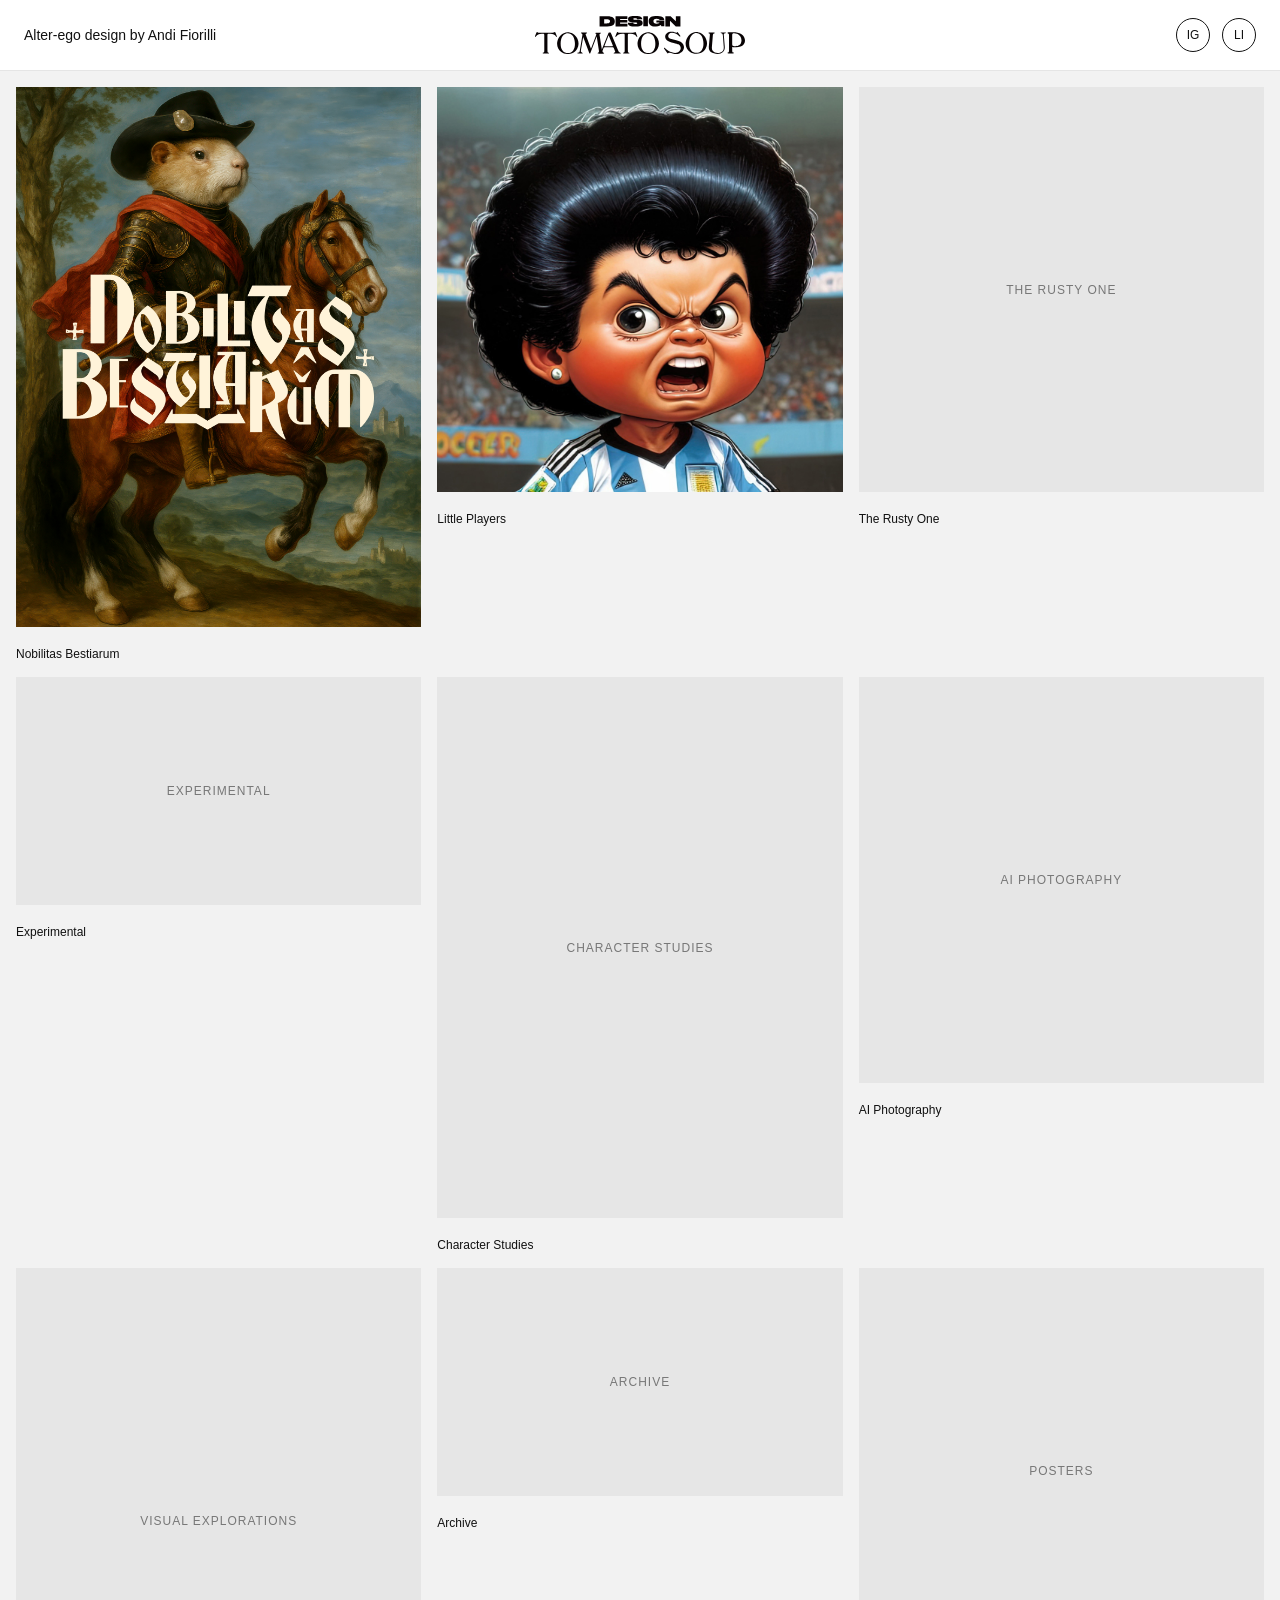
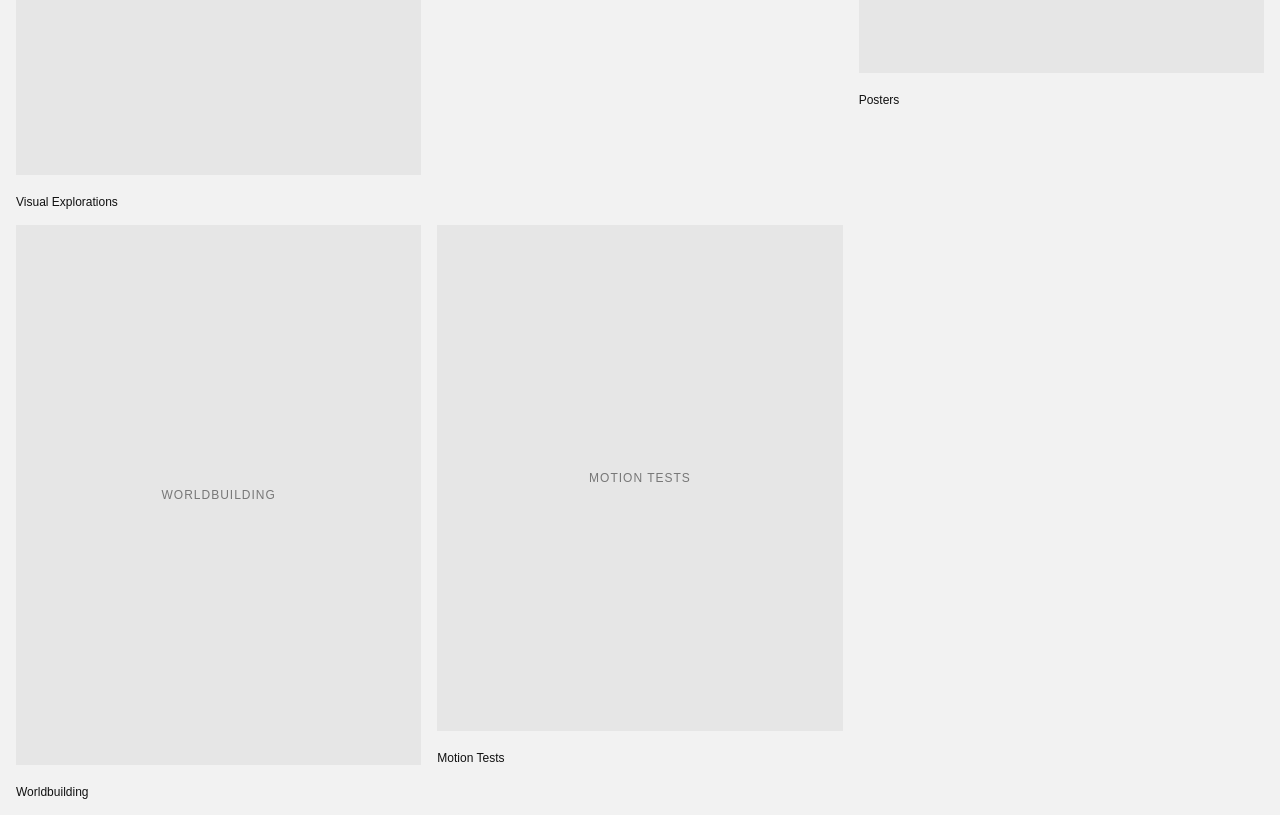
<file: index.html>
<!DOCTYPE html>
<html lang="en">
<head>
<meta charset="UTF-8">
<meta name="viewport" content="width=device-width, initial-scale=1.0">

<title>Andi Fiorilli — Art Direction & AI Visual Design</title>
<meta name="description" content="Andi Fiorilli / Andres Fiorilli, art director and graphic designer, AI imagery, worldbuilding and creative direction.">
<link rel="stylesheet" href="style.css">    

</head>

<body>

<header class="header">

    <div class="name">
        Alter-ego design by 
        <a href="https://www.instagram.com/andifiorilli/" target="_blank" rel="noopener noreferrer">
            Andi Fiorilli
        </a>
    </div>

    <div class="logo">
        <a href="index.html">
            <img src="logo-DTS.svg" alt="Design Tomato Soup">
        </a>
    </div>

    <nav class="links">
        <a href="https://instagram.com/designtomatosoup" target="_blank" rel="noopener noreferrer">IG</a>
        <a href="https://www.linkedin.com/in/andresfiorilli/" target="_blank" rel="noopener noreferrer">LI</a>
    </nav>

</header>

<section class="gallery">

<a href="nb.html" class="project">
    <div class="thumb vertical">
        <img src="images/nb/cover.jpg" alt="Nobilitas Bestiarum">
    </div>
    <div class="project-title">Nobilitas Bestiarum</div>
</a>

<a href="little-players.html" class="project">
    <div class="thumb square">
        <img src="images/little-players/cover.jpg" alt="Little Players">
    </div>
    <div class="project-title">Little Players</div>
</a>

<a href="rusty-one.html" class="project">
    <div class="thumb square">
        <div class="placeholder">THE RUSTY ONE</div>
    </div>
    <div class="project-title">The Rusty One</div>
</a>

<a href="experimental.html" class="project">
    <div class="thumb hero">
        <div class="placeholder">EXPERIMENTAL</div>
    </div>
    <div class="project-title">Experimental</div>
</a>

<a href="#" class="project">
    <div class="thumb tall">
        <div class="placeholder">CHARACTER STUDIES</div>
    </div>
    <div class="project-title">Character Studies</div>
</a>

<a href="#" class="project">
    <div class="thumb square">
        <div class="placeholder">AI PHOTOGRAPHY</div>
    </div>
    <div class="project-title">AI Photography</div>
</a>

<a href="#" class="project">
    <div class="thumb vertical">
        <div class="placeholder">VISUAL EXPLORATIONS</div>
    </div>
    <div class="project-title">Visual Explorations</div>
</a>

<a href="#" class="project">
    <div class="thumb hero">
        <div class="placeholder">ARCHIVE</div>
    </div>
    <div class="project-title">Archive</div>
</a>

<a href="#" class="project">
    <div class="thumb square">
        <div class="placeholder">POSTERS</div>
    </div>
    <div class="project-title">Posters</div>
</a>

<a href="#" class="project">
    <div class="thumb tall">
        <div class="placeholder">WORLDBUILDING</div>
    </div>
    <div class="project-title">Worldbuilding</div>
</a>

<a href="#" class="project">
    <div class="thumb vertical">
        <div class="placeholder">MOTION TESTS</div>
    </div>
    <div class="project-title">Motion Tests</div>
</a>

</section>

</body>
</html>
</file>
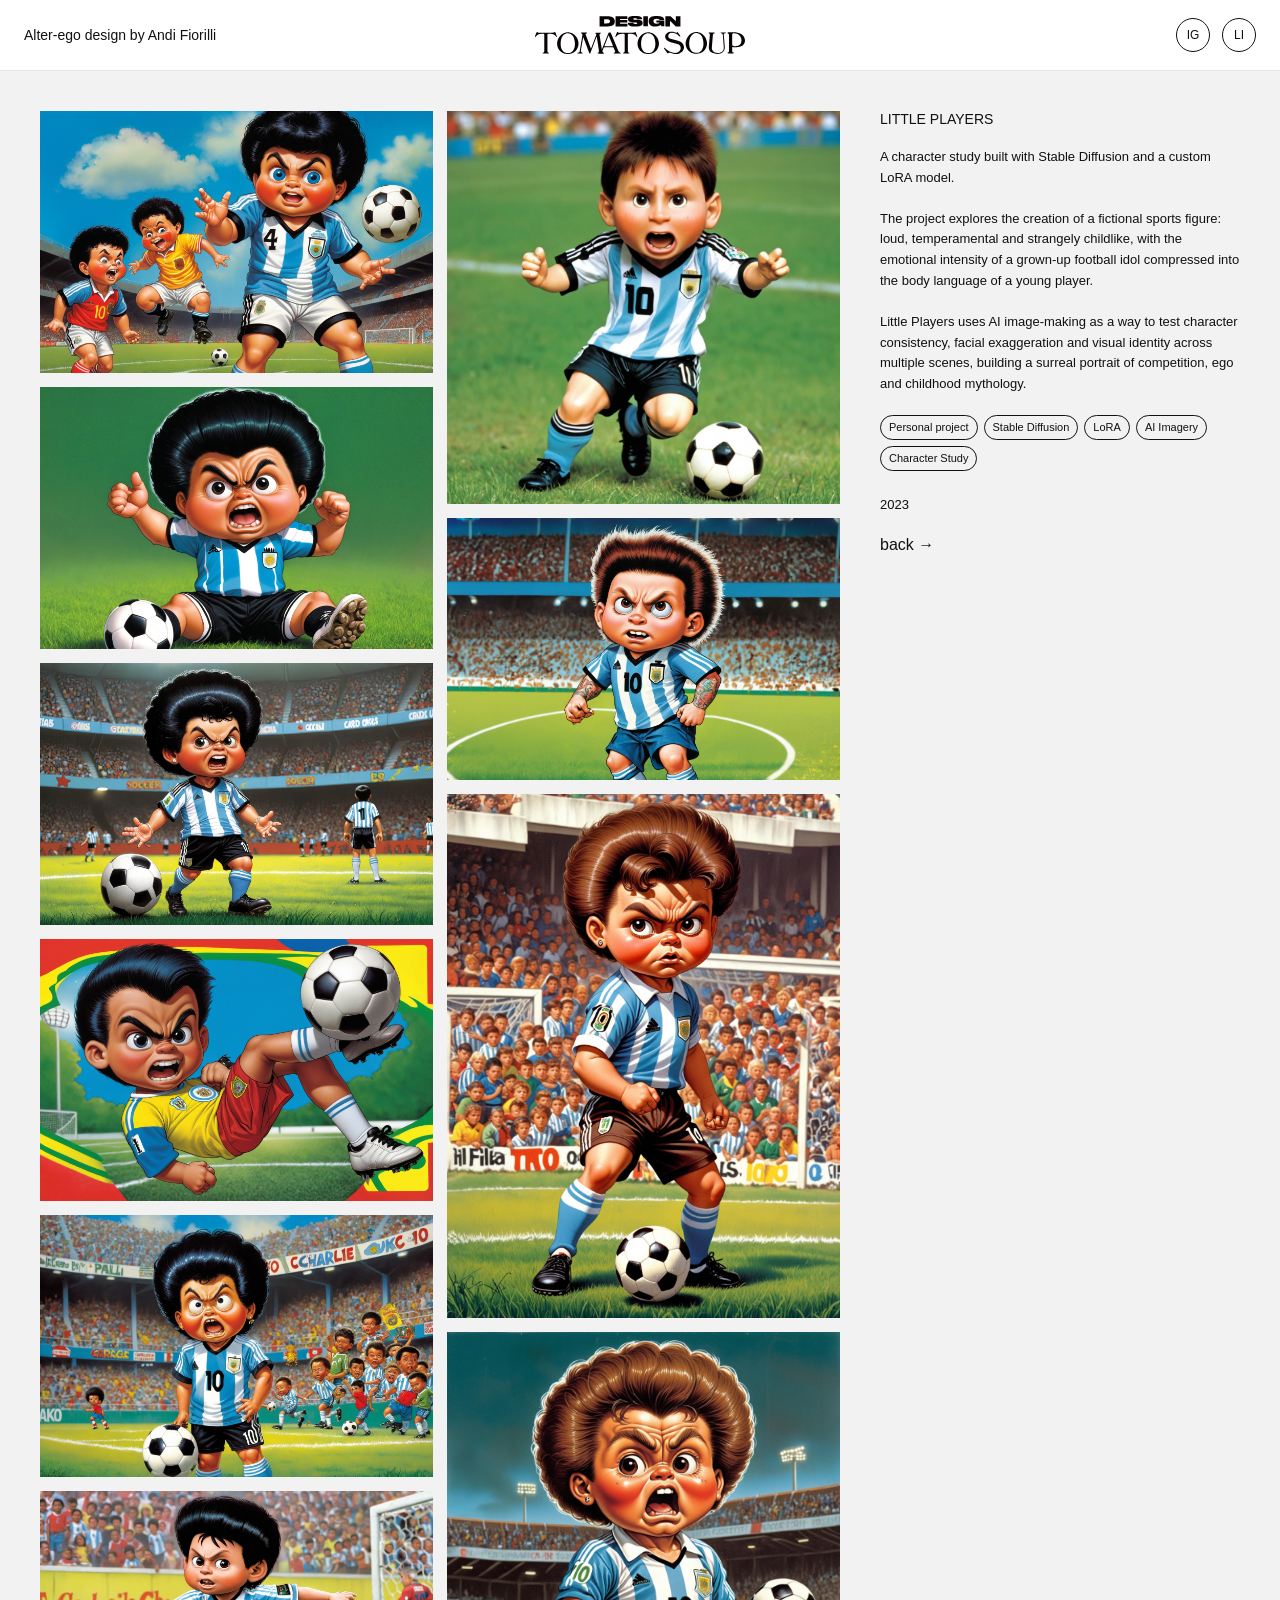
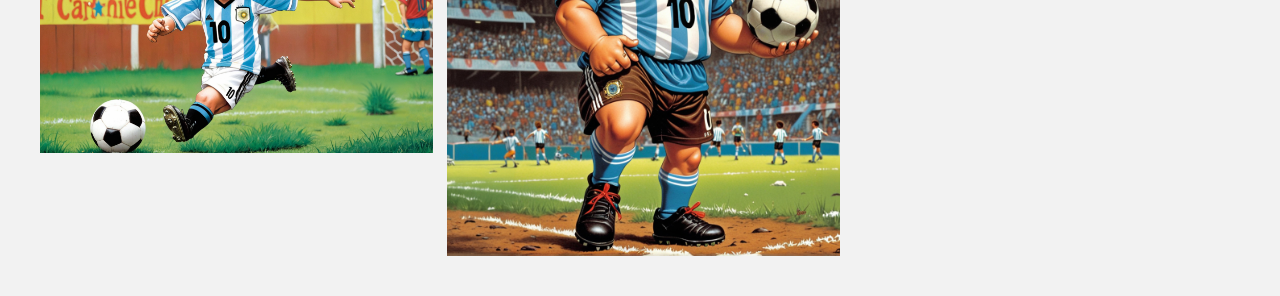
<file: little-players.html>
<!DOCTYPE html>
<html lang="en">

<head>
<meta charset="UTF-8">
<meta name="viewport" content="width=device-width, initial-scale=1.0">

<title>Little Players — Andi Fiorilli</title>
<meta name="description" content="Little Players, a visual project by Andi Fiorilli / Andres Fiorilli.">

<link rel="stylesheet" href="style.css">
</head>

<body>

<header class="header">

    <div class="name">
        Alter-ego design by 
        <a href="https://www.instagram.com/andifiorilli/" target="_blank" rel="noopener noreferrer">
            Andi Fiorilli
        </a>
    </div>

    <div class="logo">
        <a href="index.html">
            <img src="logo-DTS.svg" alt="Design Tomato Soup">
        </a>
    </div>

    <nav class="links">
        <a href="https://instagram.com/designtomatosoup" target="_blank" rel="noopener noreferrer">IG</a>
        <a href="https://www.linkedin.com/in/andresfiorilli/" target="_blank" rel="noopener noreferrer">LI</a>
    </nav>

</header>

<div class="project-page">

<div class="project-gallery">

    <img src="images/little-players/01.jpg" alt="Little Players">
    <img src="images/little-players/02.jpg" alt="Little Players">
    <img src="images/little-players/03.jpg" alt="Little Players">
    <img src="images/little-players/04.jpg" alt="Little Players">
    <img src="images/little-players/05.jpg" alt="Little Players">
    <img src="images/little-players/06.jpg" alt="Little Players">
    <img src="images/little-players/07.jpg" alt="Little Players">
    <img src="images/little-players/08.jpg" alt="Little Players">
    <img src="images/little-players/09.jpg" alt="Little Players">
    <img src="images/little-players/010.jpg" alt="Little Players">

</div>
    
<aside class="project-info">

    <h1>Little Players</h1>

    <p>
        A character study built with Stable Diffusion and a custom LoRA model.
    </p>

    <p>
        The project explores the creation of a fictional sports figure:
        loud, temperamental and strangely childlike, with the emotional
        intensity of a grown-up football idol compressed into the body
        language of a young player.
    </p>

    <p>
        Little Players uses AI image-making as a way to test character
        consistency, facial exaggeration and visual identity across multiple
        scenes, building a surreal portrait of competition, ego and childhood
        mythology.
    </p>

    <div class="project-tags">
        <span>Personal project</span>
        <span>Stable Diffusion</span>
        <span>LoRA</span>
        <span>AI Imagery</span>
        <span>Character Study</span>
    </div>

    <p class="project-year">
        2023
    </p>

    <a href="index.html" class="back">
        back →
    </a>

</aside>

</div>

</body>
</html>
</file>
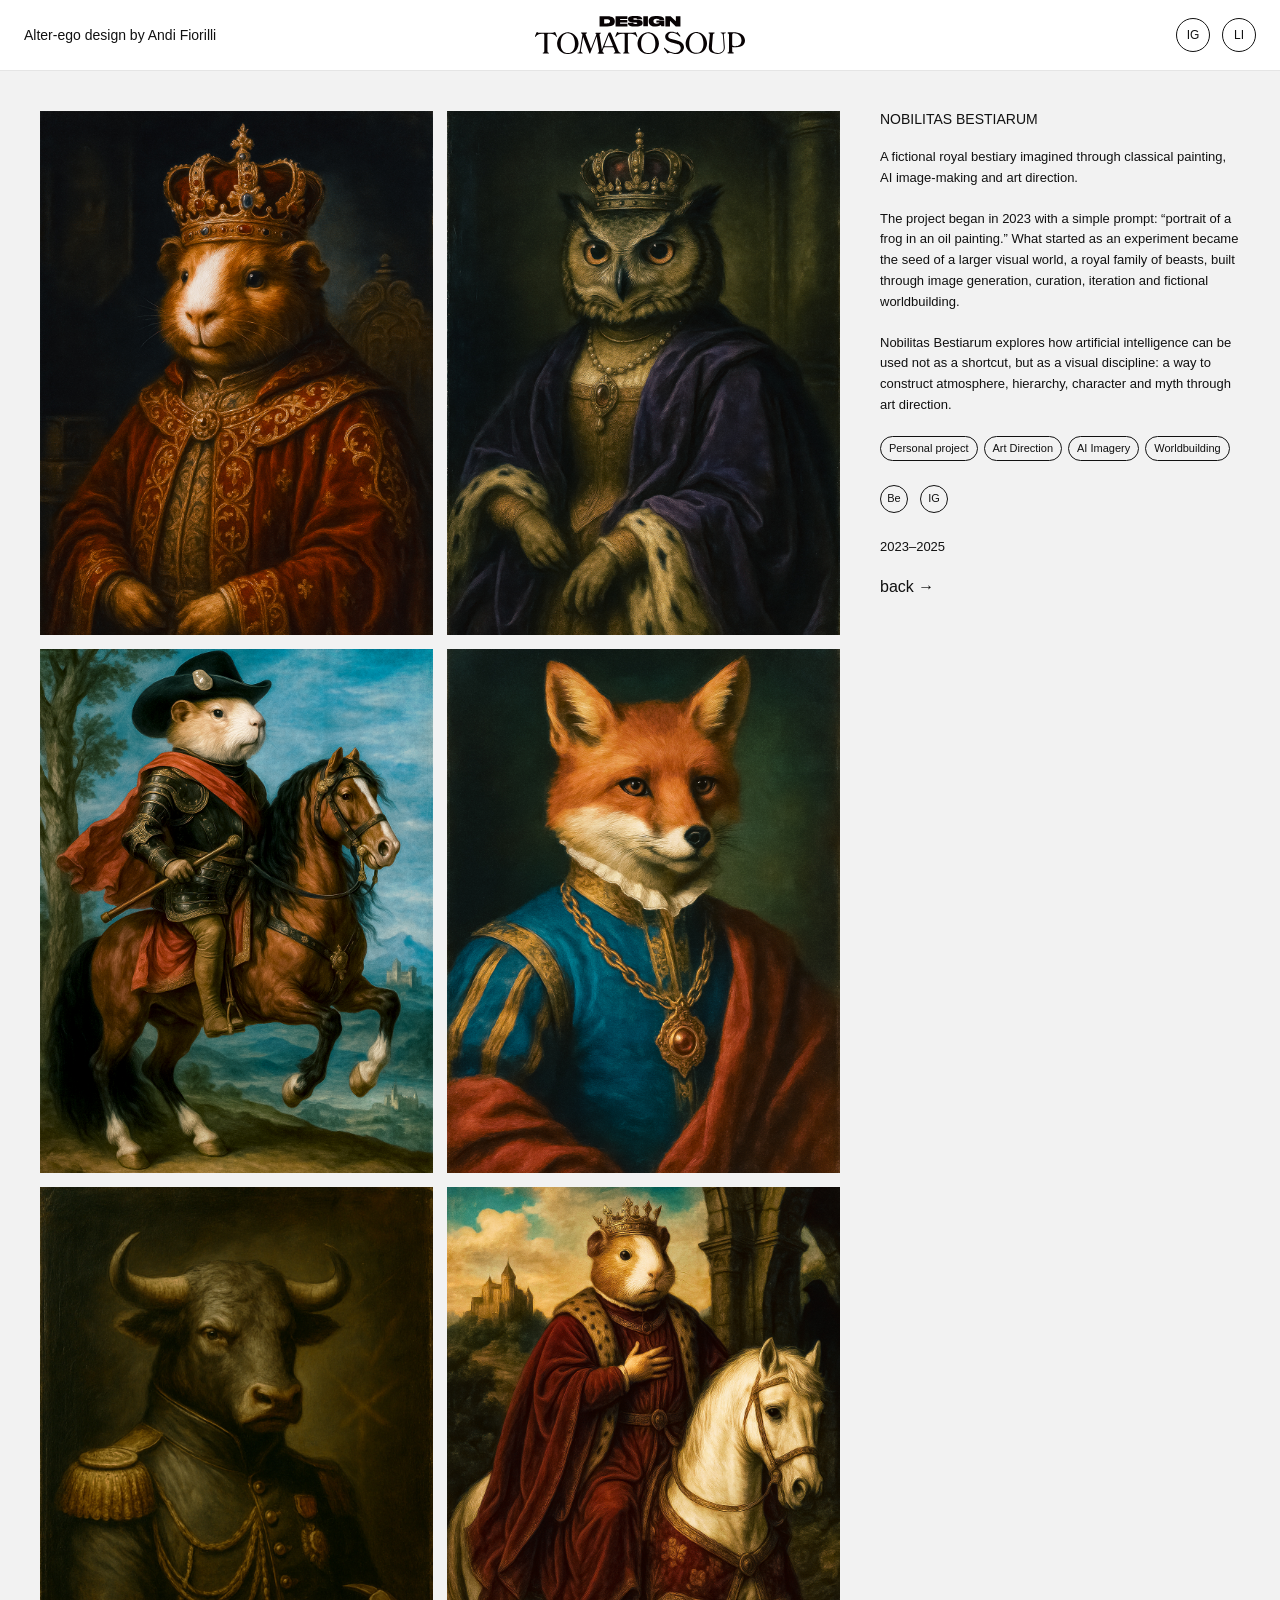
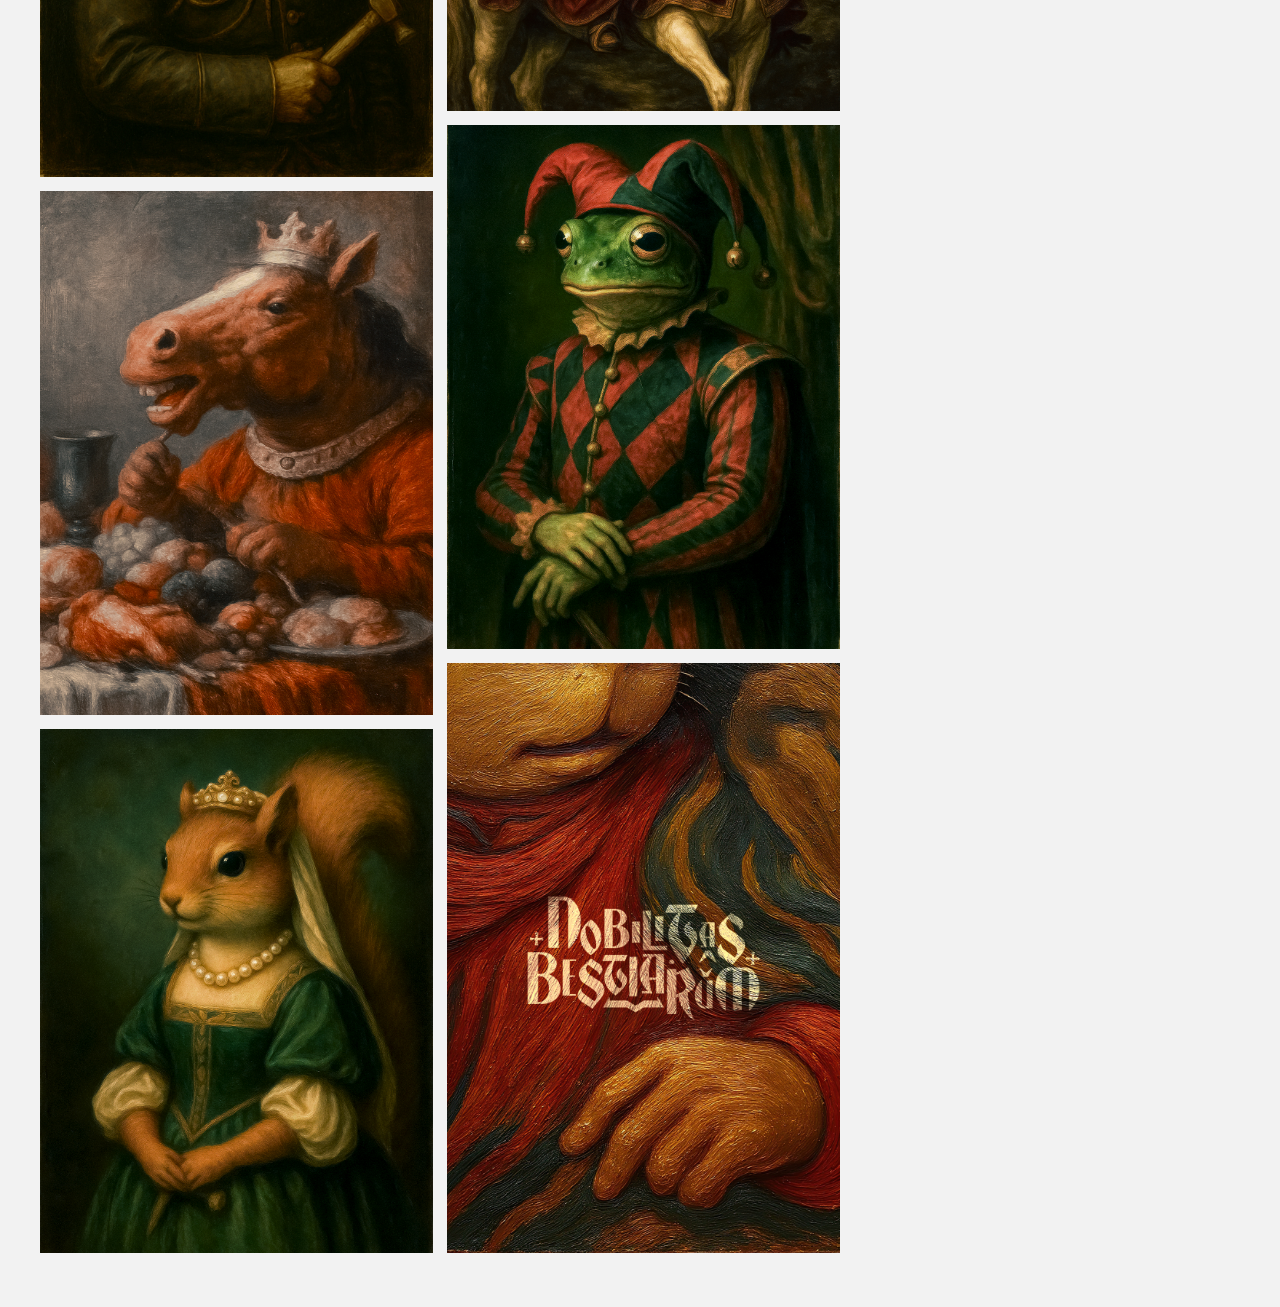
<file: nb.html>
<!DOCTYPE html>
<html lang="en">

<head>
<meta charset="UTF-8">
<meta name="viewport" content="width=device-width, initial-scale=1.0">

<title>Nobilitas Bestiarum</title>

<link rel="stylesheet" href="style.css">

</head>

<body>

<header class="header">

    <div class="name">
        Alter-ego design by 
        <a href="https://www.instagram.com/andifiorilli/" target="_blank" rel="noopener noreferrer">
            Andi Fiorilli
        </a>
    </div>

    <div class="logo">
        <a href="index.html">
            <img src="logo-DTS.svg" alt="Design Tomato Soup">
        </a>
    </div>

    <nav class="links">
        <a href="https://instagram.com/designtomatosoup" target="_blank" rel="noopener noreferrer">IG</a>
        <a href="https://www.linkedin.com/in/andresfiorilli/" target="_blank" rel="noopener noreferrer">LI</a>
    </nav>

</header>

<div class="project-page">

    <div class="project-gallery">

        <img src="images/nb/01.jpg" alt="Nobilitas Bestiarum">
        <img src="images/nb/02.jpg" alt="Nobilitas Bestiarum">
        <img src="images/nb/03.jpg" alt="Nobilitas Bestiarum">
        <img src="images/nb/04.jpg" alt="Nobilitas Bestiarum">
        <img src="images/nb/05.jpg" alt="Nobilitas Bestiarum">
        <img src="images/nb/06.jpg" alt="Nobilitas Bestiarum">
        <img src="images/nb/07.jpg" alt="Nobilitas Bestiarum">
        <img src="images/nb/08.jpg" alt="Nobilitas Bestiarum">
        <img src="images/nb/09.jpg" alt="Nobilitas Bestiarum">
        <img src="images/nb/10.png" alt="Nobilitas Bestiarum">
        
    </div>

<aside class="project-info">

    <h1>Nobilitas Bestiarum</h1>

    <p>
        A fictional royal bestiary imagined through classical painting,
        AI image-making and art direction.
    </p>

    <p>
        The project began in 2023 with a simple prompt: “portrait of a frog
        in an oil painting.” What started as an experiment became the seed
        of a larger visual world, a royal family of beasts, built through
        image generation, curation, iteration and fictional worldbuilding.
    </p>

    <p>
        Nobilitas Bestiarum explores how artificial intelligence can be used
        not as a shortcut, but as a visual discipline: a way to construct
        atmosphere, hierarchy, character and myth through art direction.
    </p>

    <div class="project-tags">
        <span>Personal project</span>
        <span>Art Direction</span>
        <span>AI Imagery</span>
        <span>Worldbuilding</span>
    </div>

    <div class="project-links">
        <a href="https://www.behance.net/gallery/224676085/Nobilitas-Bestiarum" target="_blank" rel="noopener noreferrer">Be</a>
        <a href="https://www.instagram.com/p/DPfMnnxEUEc/?img_index=1" target="_blank" rel="noopener noreferrer">IG</a>
    </div>

    <p class="project-year">
        2023–2025
    </p>

    <a href="index.html" class="back">
        back →
    </a>

</aside>

</div>

</body>
</html>
</file>
<file: style.css>
:root{
    --white:#ffffff;
    --gray:#f2f2f2;
    --black:#111111;
}

*{
    margin:0;
    padding:0;
    box-sizing:border-box;
}

html{
    scroll-behavior:smooth;
}

body{
    font-family:Arial, Helvetica, sans-serif;
    background:var(--gray);
    color:var(--black);
}

/* =========================
   HEADER
========================= */

.header{
    position:sticky;
    top:0;
    z-index:1000;

    background:var(--white);

    padding:16px 24px;

    border-bottom:1px solid #e5e5e5;

    display:grid;
    grid-template-columns:1fr auto 1fr;
    align-items:center;
}

.name{
    font-size:14px;
    font-weight:400;
    color:var(--black);
}

.name a{
    color:var(--black);
    text-decoration:none;
}

.name a:hover{
    opacity:.5;
}

.logo{
    text-align:center;
}

.logo img{
    height:38px;
    width:auto;
    display:block;
}

.links{
    justify-self:end;
    display:flex;
    gap:12px;
}

.links a{
    width:34px;
    height:34px;

    display:flex;
    align-items:center;
    justify-content:center;

    border:1px solid var(--black);
    border-radius:50%;

    color:var(--black);
    text-decoration:none;

    font-size:12px;
    line-height:1;

    transition:all .2s ease;
}

.links a:hover{
    background:var(--black);
    color:var(--white);
}

/* =========================
   GALLERY
========================= */

.gallery{
    width:100%;
    padding:16px;

    display:grid;

    grid-template-columns:
    repeat(
        auto-fit,
        minmax(320px,1fr)
    );

    gap:16px;
}

/* =========================
   PROJECT CARD
========================= */

.project{
    text-decoration:none;
    color:var(--black);

    display:flex;
    flex-direction:column;

    gap:8px;

    transition:opacity .2s ease;
}

.project:hover{
    opacity:.85;
}

.thumb img{
    width:100%;
    height:100%;
    object-fit:cover;
    display:block;
}

.project-title{
  padding-top:12px;
  font-size:12px;
}

/* =========================
   RATIOS
========================= */

.hero{
    aspect-ratio:16/9;
}

.vertical{
    aspect-ratio:4/5;
}

.square{
    aspect-ratio:1/1;
}

.tall{
    aspect-ratio:3/4;
}

/* =========================
   PLACEHOLDER
========================= */

.placeholder{
    width:100%;
    height:100%;

    background:#e6e6e6;

    display:flex;
    align-items:center;
    justify-content:center;

    color:#777;

    font-size:12px;
    letter-spacing:1px;
    text-align:center;

    padding:20px;
}

/* =========================
   MOBILE
========================= */

@media (max-width:768px){

    .header{
        display:flex;
        flex-direction:column;
        gap:10px;
        padding:12px 16px;
    }

    .name{
        font-size:12px;
        line-height:1.3;
        text-align:center;
    }

    .logo img{
        height:28px;
    }

    .links{
        justify-content:center;
        gap:8px;
    }

    .links a{
        width:30px;
        height:30px;
        font-size:11px;
    }

}

/* =========================
   PROJECT PAGE
========================= */

.project-page{
    display:grid;
    grid-template-columns:minmax(0,1fr) 360px;
    gap:40px;
    padding:40px;
}

.project-gallery{
    column-count:2;
    column-gap:14px;
}

.project-gallery img{
    width:100%;
    display:block;
    margin-bottom:14px;
}

.project-info{
    position:sticky;
    top:100px;
    align-self:start;
}

.project-info h1{
    font-size:14px;
    font-weight:400;
    text-transform:uppercase;
    margin-bottom:20px;
}

.project-info p{
    font-size:13px;
    line-height:1.6;
    margin-bottom:20px;
}

.project-tags{
    display:flex;
    flex-wrap:wrap;
    gap:6px;
    margin-bottom:24px;
}

.project-tags span{
    font-size:11px;
    line-height:1;
    border:1px solid var(--black);
    padding:6px 8px;
    border-radius:999px;
}

.project-links{
    display:flex;
    gap:12px;
    margin-bottom:24px;
}

.project-links a{
    width:28px;
    height:28px;

    display:flex;
    align-items:center;
    justify-content:center;

    border:1px solid var(--black);
    border-radius:50%;

    color:var(--black);
    text-decoration:none;

    font-size:11px;
    line-height:1;
}

.project-links a:hover{
    background:var(--black);
    color:var(--white);
}

.project-year{
    font-size:12px;
}

.back{
    color:var(--black);
    text-decoration:none;
}

.back:hover{
    opacity:.5;
}

/* =========================
   PROJECT MOBILE
========================= */

@media (max-width:900px){

    .project-page{
        display:flex;
        flex-direction:column;
        padding:20px;
    }

    .project-info{
        order:1;
        position:relative;
        top:auto;
        margin-bottom:30px;
    }

    .project-gallery{
        order:2;
        column-count:1;
    }

}
</file>
